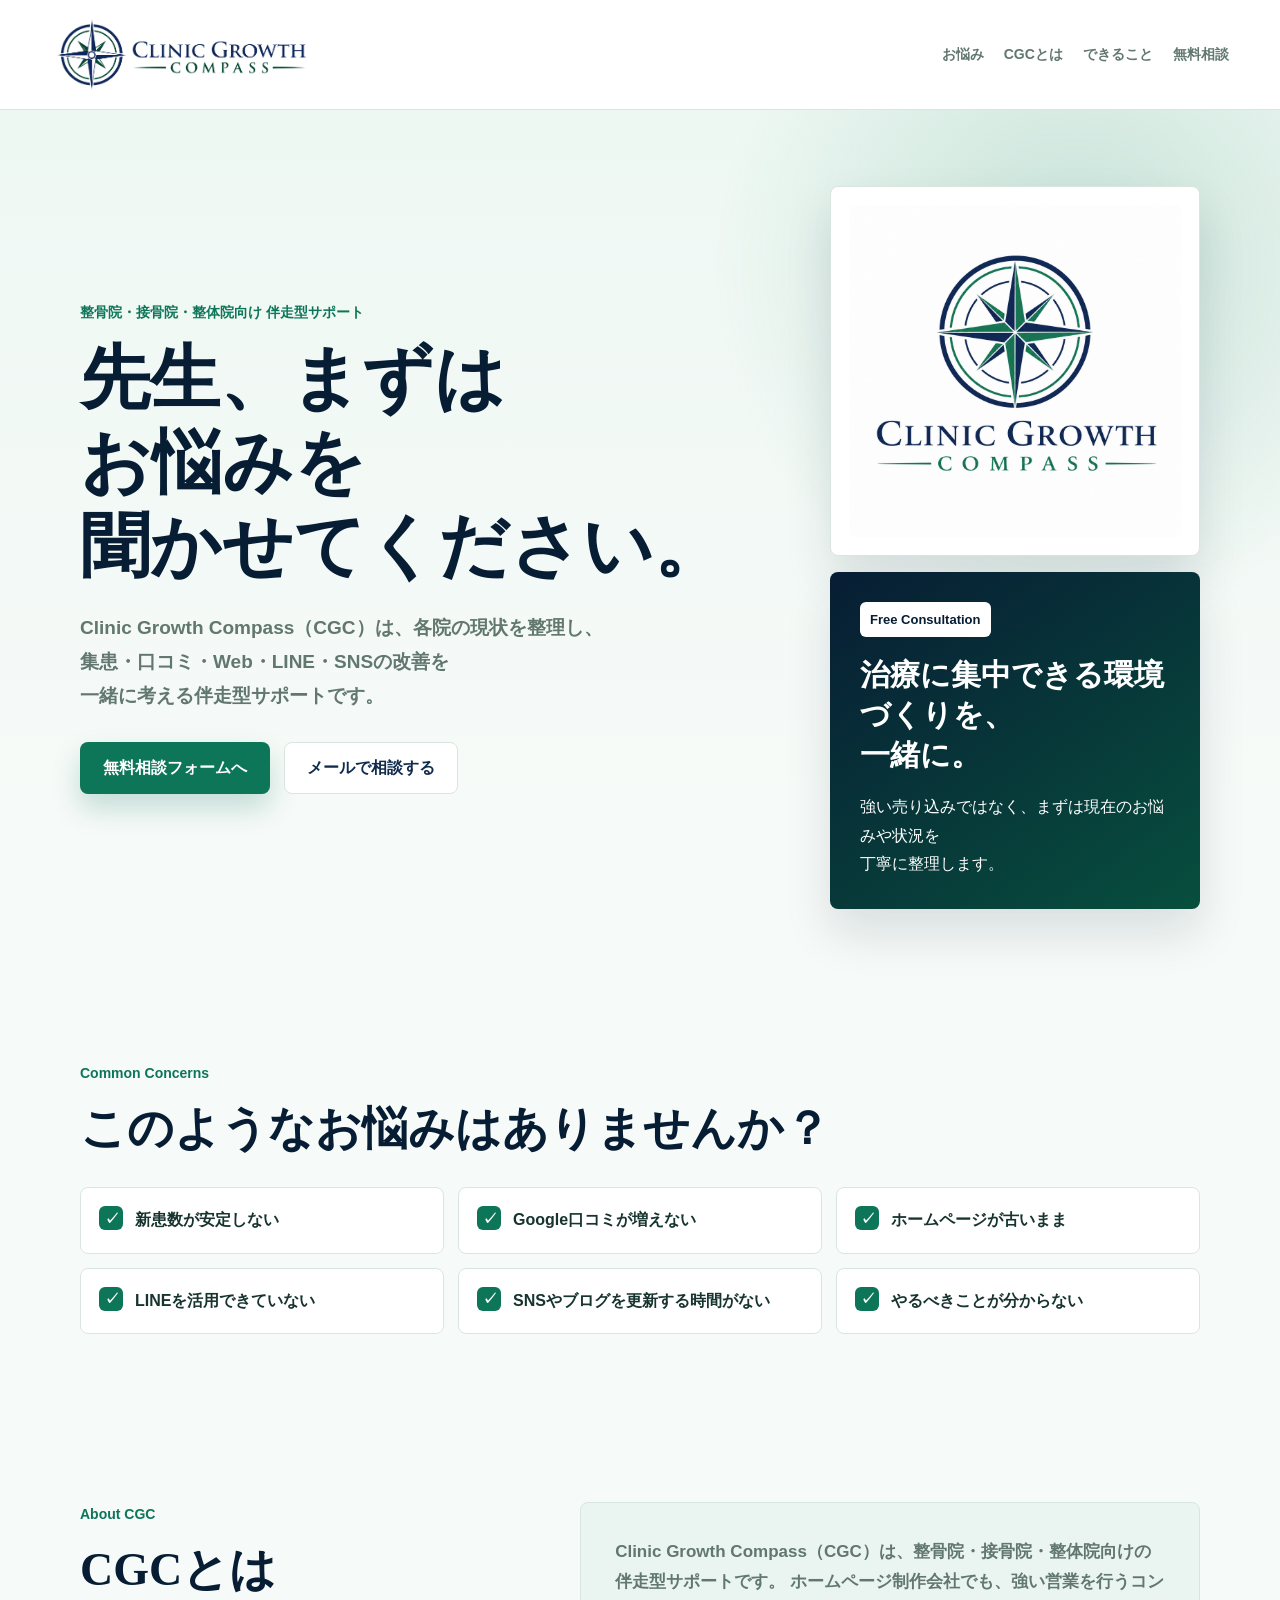
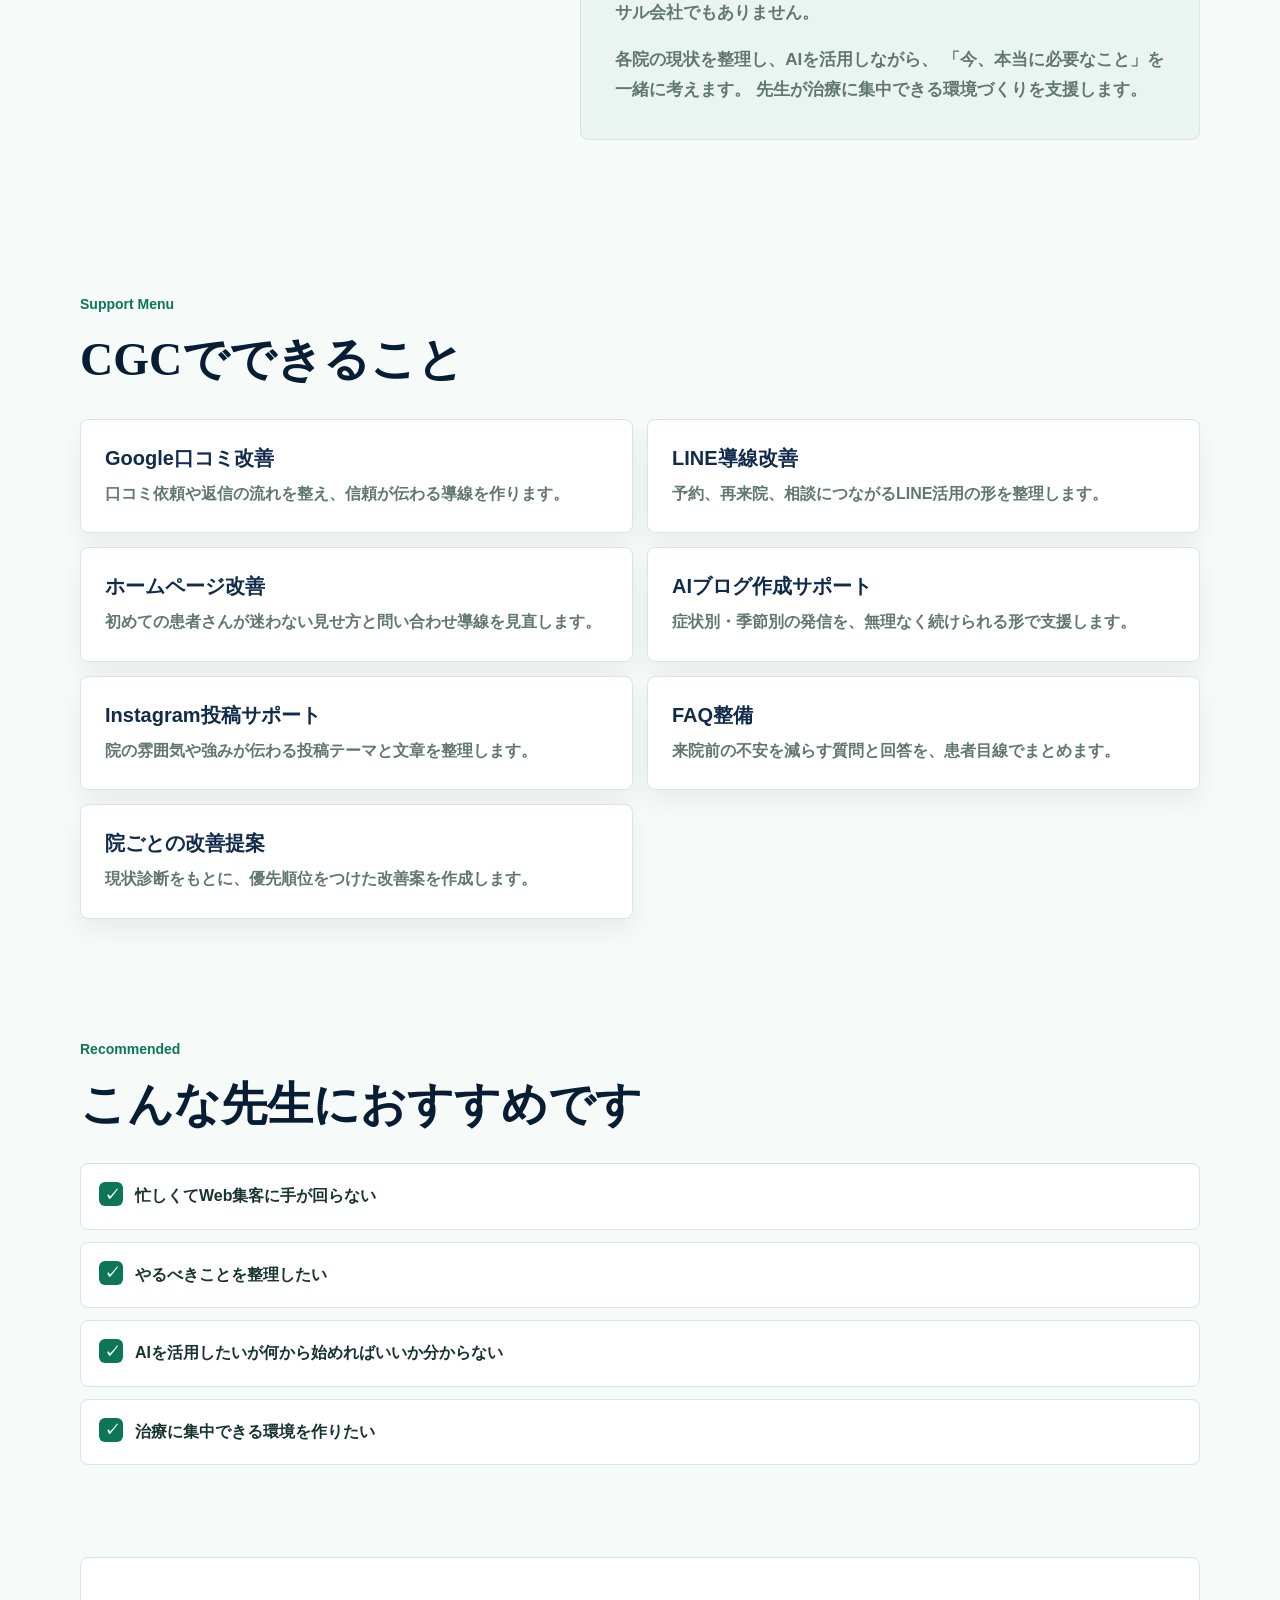
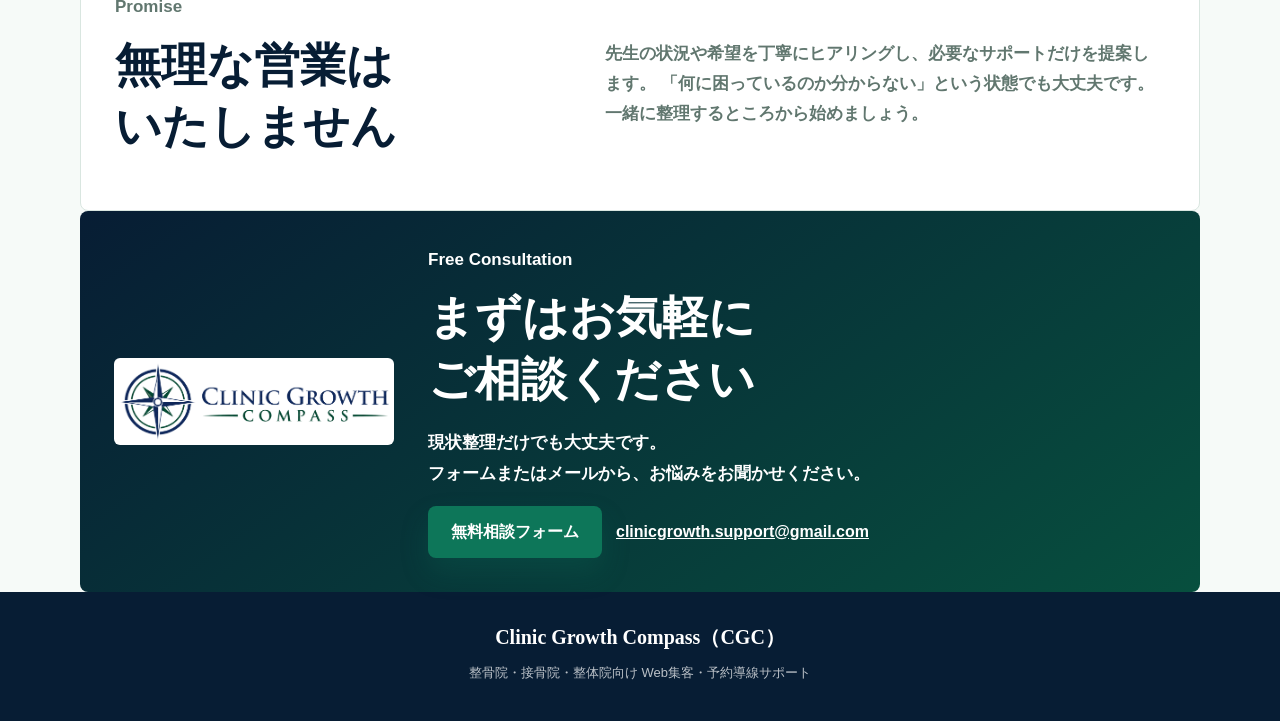
<file: index.html>
﻿<!doctype html>
<html lang="ja">
  <head>
    <meta charset="utf-8">
    <meta name="viewport" content="width=device-width, initial-scale=1">
    <title>Clinic Growth Compass（CGC）｜整骨院・接骨院向けWeb集客サポート</title>
    <meta
      name="description"
      content="Clinic Growth Compass（CGC）は、整骨院・接骨院・整体院向けに、各院の現状整理と、集患・口コミ・Web・LINE・SNSの改善提案を行う伴走型サポートです。"
    >
    <link rel="stylesheet" href="style.css">
  </head>
  <body>
    <header class="site-header">
      <a class="brand" href="#top" aria-label="Clinic Growth Compass">
        <img src="cgc-logo-horizontal-clean.png" alt="Clinic Growth Compass（CGC）">
      </a>
      <nav class="nav" aria-label="ページ内ナビゲーション">
        <a href="#worries">お悩み</a>
        <a href="#about">CGCとは</a>
        <a href="#support">できること</a>
        <a href="#contact">無料相談</a>
      </nav>
    </header>
    <main id="top">
      <section class="hero">
        <div class="hero-inner">
          <div class="hero-copy">
            <p class="eyebrow">整骨院・接骨院・整体院向け 伴走型サポート</p>
            <h1>先生、まずは<br>お悩みを<br>聞かせてください。</h1>
            <p class="lead">
              Clinic Growth Compass（CGC）は、各院の現状を整理し、<br>
              集患・口コミ・Web・LINE・SNSの改善を<br>
              一緒に考える伴走型サポートです。
            </p>
            <div class="actions">
              <a class="button primary" href="https://docs.google.com/forms/d/e/1FAIpQLScc7PZTXhh4dFIz_z-oCDtLUIY55zp6SCevlQ2JcPEY1ndQZQ/viewform?usp=header" target="_blank" rel="noopener">
                無料相談フォームへ
              </a>
              <a class="button secondary" href="mailto:clinicgrowth.support@gmail.com">
                メールで相談する
              </a>
            </div>
          </div>
          <aside class="hero-panel" aria-label="Clinic Growth Compassの概要">
            <div class="symbol-card">
              <img src="cgc-logo-symbol.png" alt="Clinic Growth Compass ロゴマーク">
            </div>
<div class="message-card">
              <p class="card-label">Free Consultation</p>
              <h2>治療に集中できる環境づくりを、<br>一緒に。</h2>
              <p>
                強い売り込みではなく、まずは現在のお悩みや状況を<br>
                丁寧に整理します。
              </p>
            </div>
          </aside>
        </div>
      </section>
      <section id="worries" class="section">
        <div class="section-heading">
          <p class="eyebrow">Common Concerns</p>
          <h2>このようなお悩みはありませんか？</h2>
        </div>
        <ul class="check-grid">
          <li>新患数が安定しない</li>
          <li>Google口コミが増えない</li>
          <li>ホームページが古いまま</li>
          <li>LINEを活用できていない</li>
          <li>SNSやブログを更新する時間がない</li>
          <li>やるべきことが分からない</li>
        </ul>
      </section>
      <section id="about" class="section about">
        <div class="section-heading">
          <p class="eyebrow">About CGC</p>
          <h2>CGCとは</h2>
        </div>
        <div class="about-card">
          <p>
            Clinic Growth Compass（CGC）は、整骨院・接骨院・整体院向けの伴走型サポートです。
            ホームページ制作会社でも、強い営業を行うコンサル会社でもありません。
          </p>
          <p>
            各院の現状を整理し、AIを活用しながら、
            「今、本当に必要なこと」を一緒に考えます。
            先生が治療に集中できる環境づくりを支援します。
          </p>
        </div>
      </section>
      <section id="support" class="section">
        <div class="section-heading">
          <p class="eyebrow">Support Menu</p>
          <h2>CGCでできること</h2>
        </div>
        <div class="service-grid">
          <article>
            <h3>Google口コミ改善</h3>
            <p>口コミ依頼や返信の流れを整え、信頼が伝わる導線を作ります。</p>
          </article>
          <article>
            <h3>LINE導線改善</h3>
            <p>予約、再来院、相談につながるLINE活用の形を整理します。</p>
          </article>
          <article>
            <h3>ホームページ改善</h3>
            <p>初めての患者さんが迷わない見せ方と問い合わせ導線を見直します。</p>
          </article>
          <article>
            <h3>AIブログ作成サポート</h3>
            <p>症状別・季節別の発信を、無理なく続けられる形で支援します。</p>
          </article>
          <article>
            <h3>Instagram投稿サポート</h3>
            <p>院の雰囲気や強みが伝わる投稿テーマと文章を整理します。</p>
          </article>
          <article>
            <h3>FAQ整備</h3>
            <p>来院前の不安を減らす質問と回答を、患者目線でまとめます。</p>
          </article>
          <article>
            <h3>院ごとの改善提案</h3>
            <p>現状診断をもとに、優先順位をつけた改善案を作成します。</p>
          </article>
        </div>
      </section>
      <section class="section recommend">
        <div class="section-heading">
          <p class="eyebrow">Recommended</p>
          <h2>こんな先生におすすめです</h2>
        </div>
        <ul class="check-list">
          <li>忙しくてWeb集客に手が回らない</li>
          <li>やるべきことを整理したい</li>
          <li>AIを活用したいが何から始めればいいか分からない</li>
          <li>治療に集中できる環境を作りたい</li>
        </ul>
      </section>
      <section class="section promise">
        <div>
          <p class="eyebrow">Promise</p>
          <h2>無理な営業は<br>いたしません</h2>
        </div>
        <p>
          先生の状況や希望を丁寧にヒアリングし、必要なサポートだけを提案します。
          「何に困っているのか分からない」という状態でも大丈夫です。
          一緒に整理するところから始めましょう。
        </p>
      </section>
      <section id="contact" class="section cta">
        <div class="cta-inner">
          <img src="cgc-logo-horizontal-clean.png" alt="Clinic Growth Compass（CGC）" class="cta-logo">
          <div>
            <p class="eyebrow">Free Consultation</p>
            <h2>まずはお気軽に<br>ご相談ください</h2>
            <p>
              現状整理だけでも大丈夫です。<br>
              フォームまたはメールから、お悩みをお聞かせください。
            </p>
            <div class="actions">
              <a class="button primary" href="https://docs.google.com/forms/d/e/1FAIpQLScc7PZTXhh4dFIz_z-oCDtLUIY55zp6SCevlQ2JcPEY1ndQZQ/viewform?usp=header" target="_blank" rel="noopener">
                無料相談フォーム
              </a>
              <a class="mail-link" href="mailto:clinicgrowth.support@gmail.com">clinicgrowth.support@gmail.com</a>
            </div>
          </div>
        </div>
      </section>
    </main>
    <footer class="footer">
      <p>Clinic Growth Compass（CGC）</p>
      <p>整骨院・接骨院・整体院向け Web集客・予約導線サポート</p>
    </footer>
  </body>
</html>
</file>
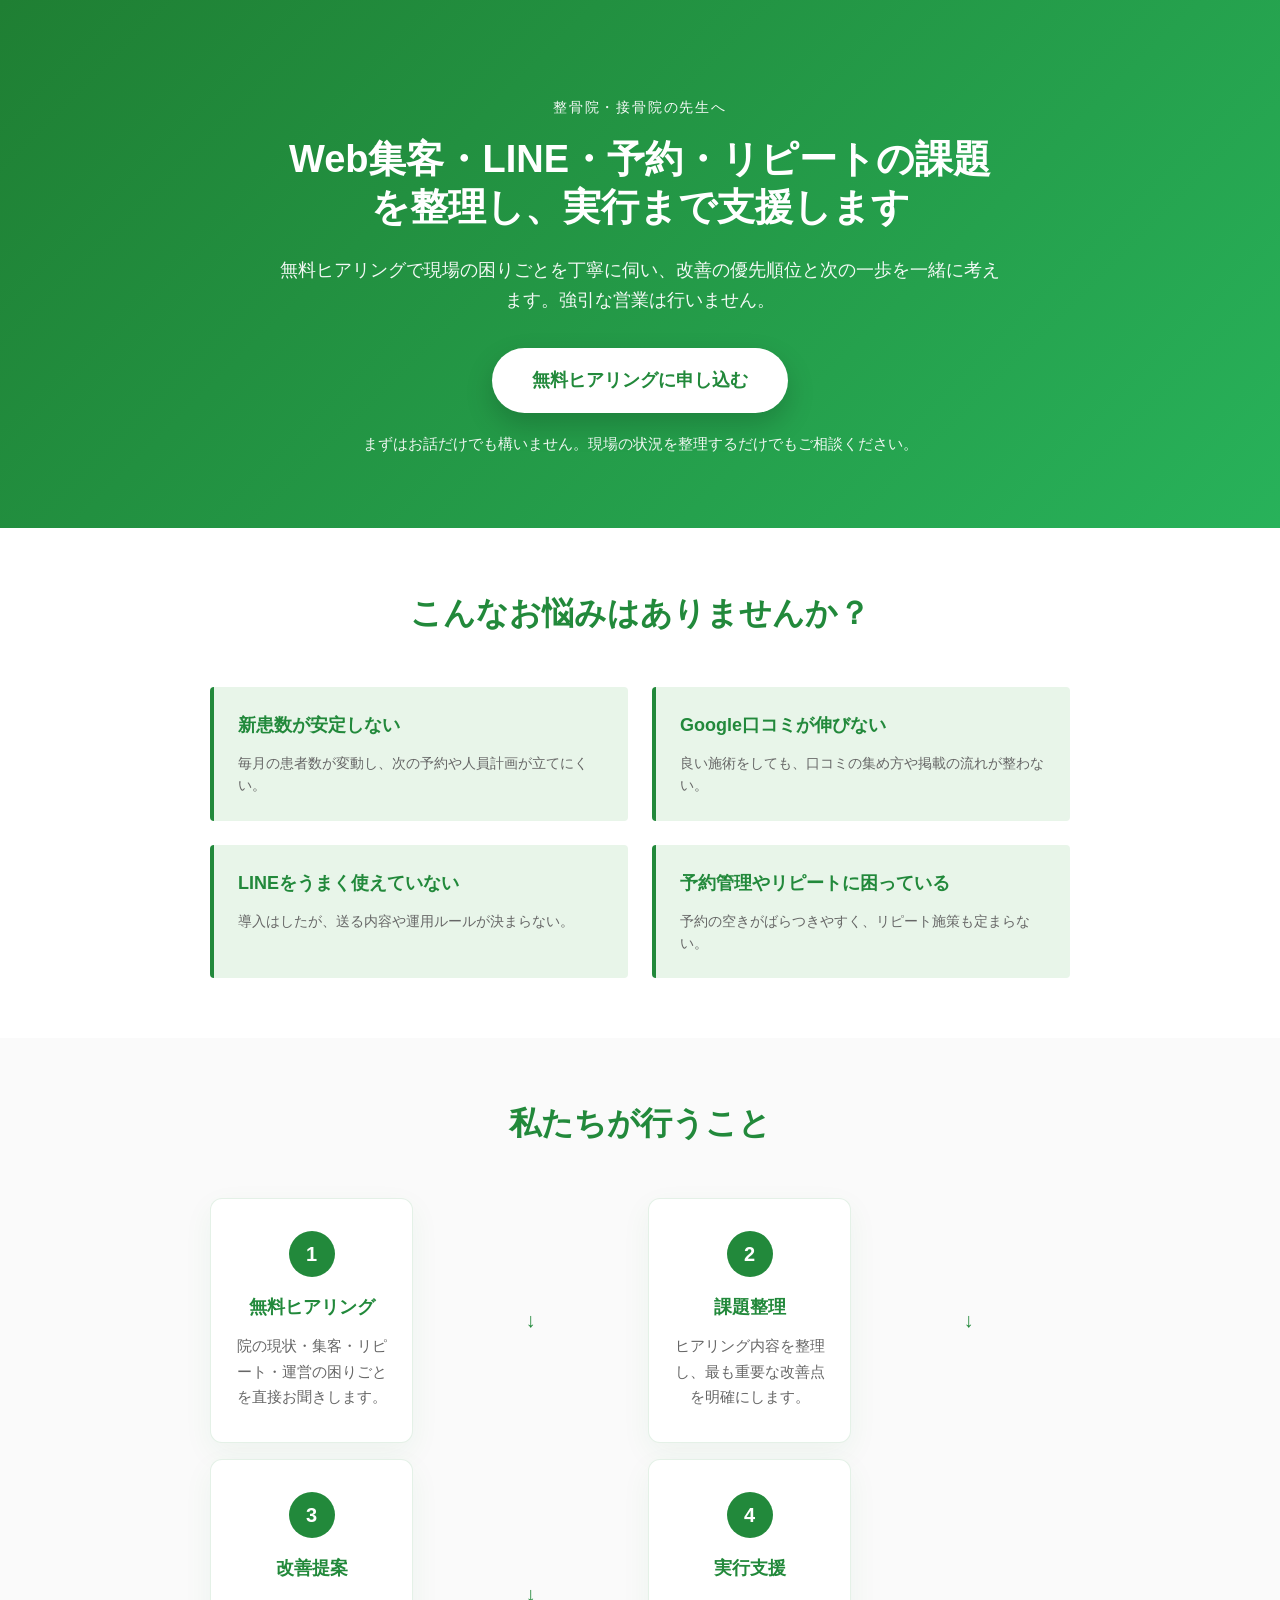
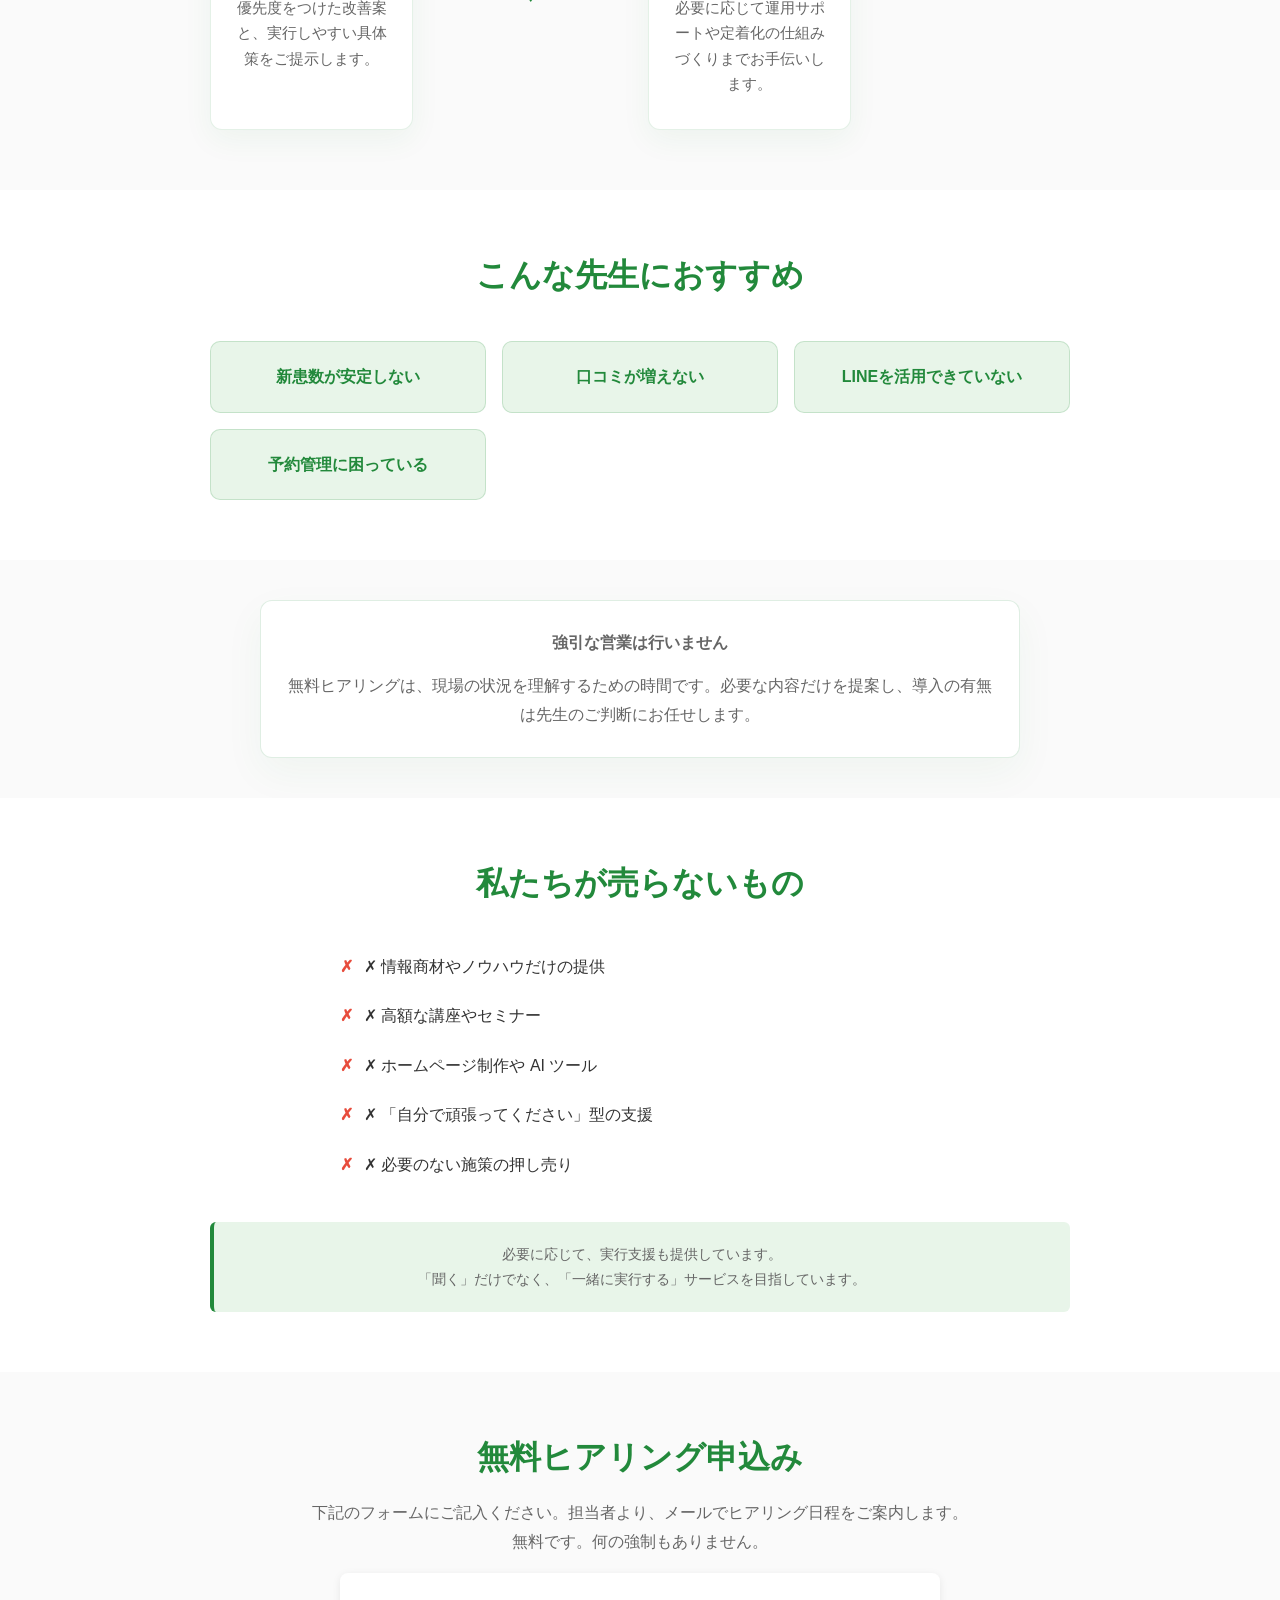
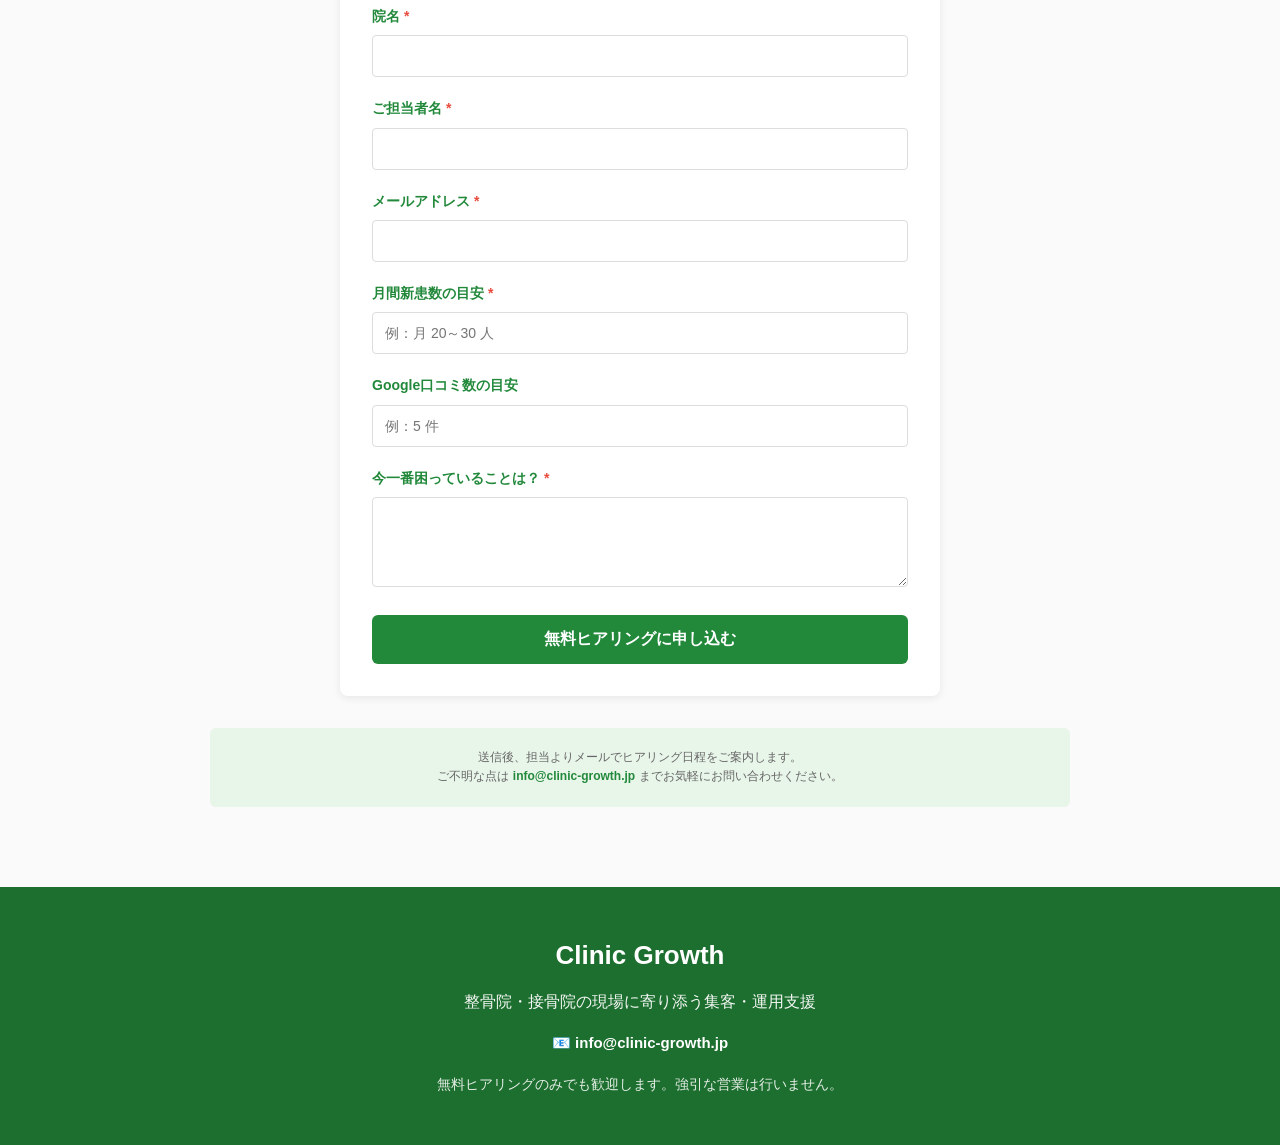
<file: site/index.html>
<!doctype html>
<html lang="ja">
<head>
  <meta charset="utf-8">
  <meta name="viewport" content="width=device-width,initial-scale=1">
  <title>Clinic Growth — 整骨院の集客・リピート・経営改善支援</title>
  <link rel="stylesheet" href="style.css">
</head>
<body>
  <header class="hero">
    <div class="container">
      <div class="hero-content">
        <p class="hero-subtitle">整骨院・接骨院の先生へ</p>
        <h1>Web集客・LINE・予約・リピートの課題を整理し、実行まで支援します</h1>
        <p class="hero-description">無料ヒアリングで現場の困りごとを丁寧に伺い、改善の優先順位と次の一歩を一緒に考えます。強引な営業は行いません。</p>
        <div class="hero-actions">
          <a class="cta-primary" href="#contact">無料ヒアリングに申し込む</a>
        </div>
        <p class="hero-note">まずはお話だけでも構いません。現場の状況を整理するだけでもご相談ください。</p>
      </div>
    </div>
  </header>

  <section class="issues">
    <div class="container">
      <h2>こんなお悩みはありませんか？</h2>
      <div class="issues-grid">
        <div class="issue-card">
          <h3>新患数が安定しない</h3>
          <p>毎月の患者数が変動し、次の予約や人員計画が立てにくい。</p>
        </div>
        <div class="issue-card">
          <h3>Google口コミが伸びない</h3>
          <p>良い施術をしても、口コミの集め方や掲載の流れが整わない。</p>
        </div>
        <div class="issue-card">
          <h3>LINEをうまく使えていない</h3>
          <p>導入はしたが、送る内容や運用ルールが決まらない。</p>
        </div>
        <div class="issue-card">
          <h3>予約管理やリピートに困っている</h3>
          <p>予約の空きがばらつきやすく、リピート施策も定まらない。</p>
        </div>
      </div>
    </div>
  </section>

  <section class="approach">
    <div class="container">
      <h2>私たちが行うこと</h2>
      <div class="approach-steps">
        <div class="step">
          <div class="step-number">1</div>
          <h3>無料ヒアリング</h3>
          <p>院の現状・集客・リピート・運営の困りごとを直接お聞きします。</p>
        </div>
        <div class="step-arrow">↓</div>
        <div class="step">
          <div class="step-number">2</div>
          <h3>課題整理</h3>
          <p>ヒアリング内容を整理し、最も重要な改善点を明確にします。</p>
        </div>
        <div class="step-arrow">↓</div>
        <div class="step">
          <div class="step-number">3</div>
          <h3>改善提案</h3>
          <p>優先度をつけた改善案と、実行しやすい具体策をご提示します。</p>
        </div>
        <div class="step-arrow">↓</div>
        <div class="step">
          <div class="step-number">4</div>
          <h3>実行支援</h3>
          <p>必要に応じて運用サポートや定着化の仕組みづくりまでお手伝いします。</p>
        </div>
      </div>
    </div>
  </section>

  <section class="recommended">
    <div class="container">
      <h2>こんな先生におすすめ</h2>
      <div class="recommended-grid">
        <div class="recommend-card">新患数が安定しない</div>
        <div class="recommend-card">口コミが増えない</div>
        <div class="recommend-card">LINEを活用できていない</div>
        <div class="recommend-card">予約管理に困っている</div>
      </div>
    </div>
  </section>

  <section class="trust">
    <div class="container">
      <div class="trust-card">
        <p class="trust-title">強引な営業は行いません</p>
        <p>無料ヒアリングは、現場の状況を理解するための時間です。必要な内容だけを提案し、導入の有無は先生のご判断にお任せします。</p>
      </div>
    </div>
  </section>

  <section class="what-not">
    <div class="container">
      <h2>私たちが売らないもの</h2>
      <ul class="not-list">
        <li>✗ 情報商材やノウハウだけの提供</li>
        <li>✗ 高額な講座やセミナー</li>
        <li>✗ ホームページ制作や AI ツール</li>
        <li>✗ 「自分で頑張ってください」型の支援</li>
        <li>✗ 必要のない施策の押し売り</li>
      </ul>
      <p class="what-not-note">必要に応じて、実行支援も提供しています。<br>「聞く」だけでなく、「一緒に実行する」サービスを目指しています。</p>
    </div>
  </section>

  <section id="contact" class="contact">
    <div class="container">
      <h2>無料ヒアリング申込み</h2>
      <p class="contact-intro">下記のフォームにご記入ください。担当者より、メールでヒアリング日程をご案内します。<br>無料です。何の強制もありません。</p>
      
      <form id="leadForm" class="contact-form">
        <div class="form-group">
          <label for="clinic">院名 <span class="required">*</span></label>
          <input type="text" id="clinic" name="clinic" required>
        </div>

        <div class="form-group">
          <label for="name">ご担当者名 <span class="required">*</span></label>
          <input type="text" id="name" name="name" required>
        </div>

        <div class="form-group">
          <label for="email">メールアドレス <span class="required">*</span></label>
          <input type="email" id="email" name="email" required>
        </div>

        <div class="form-group">
          <label for="monthly_new">月間新患数の目安 <span class="required">*</span></label>
          <input type="text" id="monthly_new" name="monthly_new" placeholder="例：月 20～30 人" required>
        </div>

        <div class="form-group">
          <label for="google_reviews">Google口コミ数の目安</label>
          <input type="text" id="google_reviews" name="google_reviews" placeholder="例：5 件">
        </div>

        <div class="form-group">
          <label for="concern">今一番困っていることは？ <span class="required">*</span></label>
          <textarea id="concern" name="concern" rows="4" required></textarea>
        </div>

        <button type="submit" class="btn-submit">無料ヒアリングに申し込む</button>
      </form>

      <p class="note">送信後、担当よりメールでヒアリング日程をご案内します。<br>ご不明な点は <strong>info@clinic-growth.jp</strong> までお気軽にお問い合わせください。</p>
    </div>
  </section>

  <footer class="footer">
    <div class="container footer-inner">
      <p class="footer-title">Clinic Growth</p>
      <p class="footer-text">整骨院・接骨院の現場に寄り添う集客・運用支援</p>
      <p class="footer-contact">📧 <strong>info@clinic-growth.jp</strong></p>
      <p class="footer-note">無料ヒアリングのみでも歓迎します。強引な営業は行いません。</p>
    </div>
  </footer>
</body>
</html>
</file>
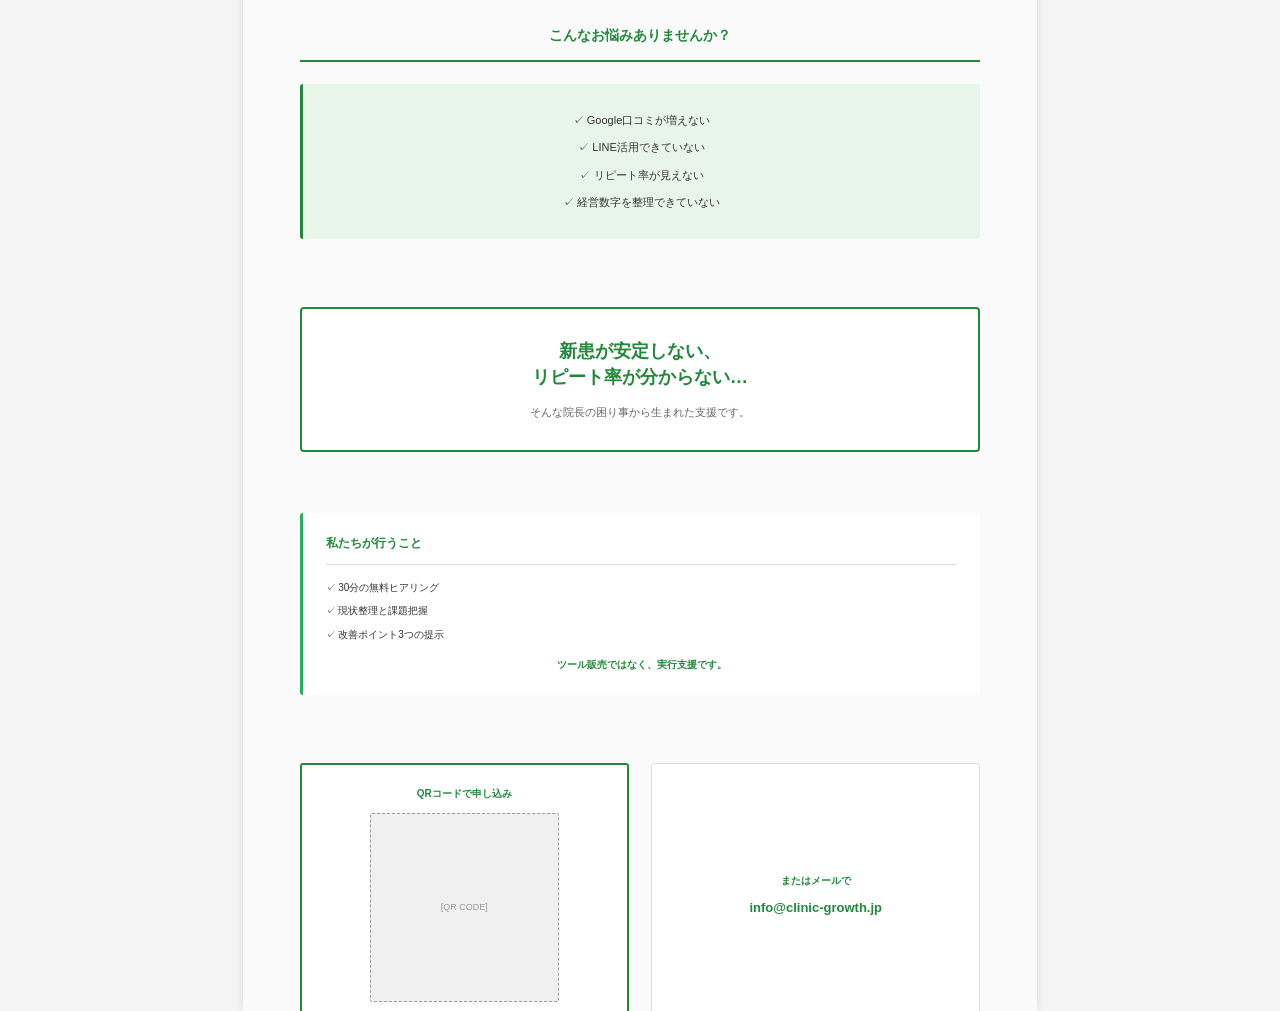
<file: flyer.html>
<!doctype html>
<html lang="ja">
<head>
  <meta charset="utf-8">
  <meta name="viewport" content="width=device-width,initial-scale=1">
  <title>Clinic Growth チラシ</title>
  <link rel="stylesheet" href="flyer.css">
</head>
<body>
  <div class="flyer">
    <!-- Header -->
    <div class="flyer-header">
      <p class="flyer-subtitle">整骨院・接骨院の先生へ</p>
    </div>

    <!-- Main Content -->
    <div class="flyer-main">
      <!-- Problems -->
      <div class="problems-section">
        <h2>こんなお悩みありませんか？</h2>
        <div class="problems-list">
          <p>✓ Google口コミが増えない</p>
          <p>✓ LINE活用できていない</p>
          <p>✓ リピート率が見えない</p>
          <p>✓ 経営数字を整理できていない</p>
        </div>
      </div>

      <!-- Main Message -->
      <div class="main-message">
        <h1>新患が安定しない、<br>リピート率が分からない…</h1>
        <p class="tagline">そんな院長の困り事から生まれた支援です。</p>
      </div>

      <!-- What We Do -->
      <div class="what-we-do">
        <h3>私たちが行うこと</h3>
        <ul>
          <li>✓ 30分の無料ヒアリング</li>
          <li>✓ 現状整理と課題把握</li>
          <li>✓ 改善ポイント3つの提示</li>
        </ul>
        <p class="emphasis">ツール販売ではなく、実行支援です。</p>
      </div>

      <!-- QR Code and Contact -->
      <div class="contact-section">
        <div class="qr-box">
          <p class="qr-label">QRコードで申し込み</p>
          <div class="qr-placeholder">
            [QR CODE]
          </div>
        </div>

        <div class="email-box">
          <p class="email-label">またはメールで</p>
          <p class="email-address">info@clinic-growth.jp</p>
        </div>
      </div>

      <!-- Footer -->
      <div class="flyer-footer">
        <p class="company-name">Clinic Growth</p>
        <p class="company-desc">集客 × リピート × 経営改善<br>現場に寄り添った改善支援</p>
      </div>
    </div>
  </div>
</body>
</html>
</file>
<file: style.css>
:root{--navy:#102b4c;--deep:#071d34;--green:#0d7659;--darkgreen:#074f3e;--bg:#f6faf8;--soft:#eaf5f1;--ink:#17342f;--muted:#61776f;--line:#d9e6e0;--serif:"Yu Mincho","Hiragino Mincho ProN","YuMincho","MS PMincho",serif;--sans:"Yu Gothic","Hiragino Kaku Gothic ProN",Meiryo,sans-serif}
*{box-sizing:border-box}
html{scroll-behavior:smooth}
body{margin:0;color:var(--ink);background:var(--bg);font-family:var(--sans);line-height:1.78}
a{color:inherit}
.site-header{position:sticky;top:0;z-index:10;display:flex;align-items:center;justify-content:space-between;gap:24px;padding:14px clamp(20px,4vw,64px);background:rgba(255,255,255,.94);border-bottom:1px solid var(--line);backdrop-filter:blur(14px)}
.brand{display:inline-flex;width:min(260px,52vw);overflow:hidden;border-radius:6px}
.brand img{display:block;width:100%;height:auto}
.nav{display:flex;gap:20px;color:var(--muted);font-size:14px;font-weight:800;white-space:nowrap}
.nav a{text-decoration:none}.nav a:hover{color:var(--green)}
.hero{background:radial-gradient(circle at 84% 18%,rgba(13,118,89,.18),transparent 28%),linear-gradient(180deg,#eef8f3 0%,var(--bg) 78%)}
.hero-inner,.section{width:min(1120px,calc(100% - 40px));margin:0 auto}
.hero-inner{display:grid;grid-template-columns:minmax(0,1fr) 370px;align-items:center;gap:52px;min-height:700px;padding:76px 0}
.hero-copy{max-width:720px}.eyebrow{margin:0 0 12px;color:var(--green);font-size:14px;font-weight:900}
h1,h2,h3,p,ul{margin-top:0}
h1,h2,.message-card h2,.footer p:first-child{font-family:var(--serif);font-weight:700}
h1{margin-bottom:22px;color:var(--deep);font-size:clamp(44px,5.8vw,70px);line-height:1.2}
h2{margin-bottom:18px;color:var(--deep);font-size:clamp(30px,4vw,46px);line-height:1.34}
h3{margin-bottom:8px;color:var(--navy);font-size:20px;line-height:1.4}
.lead{max-width:660px;margin-bottom:30px;color:var(--muted);font-size:19px;font-weight:700}
.actions{display:flex;flex-wrap:wrap;align-items:center;gap:14px}
.button{display:inline-flex;align-items:center;justify-content:center;min-height:52px;padding:0 22px;border:1px solid transparent;border-radius:8px;font-weight:900;text-decoration:none}
.button.primary{color:#fff;background:var(--green);box-shadow:0 14px 28px rgba(13,118,89,.22)}
.button.secondary{color:var(--navy);background:#fff;border-color:var(--line)}
.hero-panel{display:grid;gap:16px}
.symbol-card,.message-card{border-radius:8px;box-shadow:0 24px 48px rgba(7,29,52,.12)}
.symbol-card{padding:18px;background:#fff;border:1px solid var(--line)}
.symbol-card img{display:block;width:100%;height:auto;border-radius:6px}
.message-card{padding:30px;color:#fff;background:linear-gradient(145deg,var(--deep),var(--darkgreen))}
.card-label{display:inline-block;margin-bottom:18px;padding:6px 10px;color:var(--deep);background:#fff;border-radius:6px;font-size:13px;font-weight:900}
.message-card h2{color:#fff;font-size:30px}.message-card p:last-child{margin-bottom:0}
.section{padding:76px 0}.section-heading{max-width:760px;margin-bottom:28px}
.check-grid,.service-grid{display:grid;grid-template-columns:repeat(3,1fr);gap:14px}
.check-grid,.check-list{padding:0;list-style:none}
.check-grid li,.check-list li{position:relative;padding:18px 18px 18px 54px;background:#fff;border:1px solid var(--line);border-radius:8px;font-weight:900}
.check-grid li:before,.check-list li:before{content:"✓";position:absolute;left:18px;top:18px;display:grid;place-items:center;width:24px;height:24px;color:#fff;background:var(--green);border-radius:6px;font-size:15px;line-height:1}
.about{display:grid;grid-template-columns:.85fr 1.15fr;gap:42px;align-items:start}
.about-card,.promise{padding:34px;background:var(--soft);border:1px solid var(--line);border-radius:8px}
.about-card p,.promise p,.cta p{color:var(--muted);font-size:17px;font-weight:700}
.about-card p:last-child,.promise p:last-child,.cta p:last-child{margin-bottom:0}
.service-grid{grid-template-columns:repeat(2,1fr)}
.service-grid article{padding:24px;background:#fff;border:1px solid var(--line);border-radius:8px;box-shadow:0 12px 26px rgba(7,29,52,.06)}
.service-grid p{margin-bottom:0;color:var(--muted);font-weight:700}
.recommend{padding-top:42px}.check-list{display:grid;gap:12px}
.promise{display:grid;grid-template-columns:.9fr 1.1fr;gap:32px;align-items:center;background:#fff}
.cta{padding:0}.cta-inner{display:grid;grid-template-columns:280px 1fr;gap:34px;align-items:center;padding:34px;background:linear-gradient(145deg,var(--deep),var(--darkgreen));border-radius:8px}
.cta-logo{display:block;width:100%;border-radius:6px}
.cta .eyebrow,.cta h2,.cta p{color:#fff}.mail-link{color:#fff;font-weight:900}
.footer{padding:28px 20px 36px;color:#fff;background:var(--deep);text-align:center}
.footer p{margin:0}.footer p:first-child{font-size:20px}.footer p+p{margin-top:6px;color:rgba(255,255,255,.72);font-size:13px}
@media(max-width:900px){.site-header{align-items:flex-start;flex-direction:column}.nav{width:100%;overflow-x:auto;padding-bottom:2px}.hero-inner,.about,.promise,.cta-inner{grid-template-columns:1fr}.hero-inner{min-height:auto;padding-top:54px}.hero-panel{max-width:430px}.check-grid,.service-grid{grid-template-columns:1fr}.cta-logo{max-width:320px}}
@media(max-width:560px){.hero-inner,.section{width:min(100% - 28px,1120px);padding:58px 0}.brand{width:min(230px,70vw)}.nav{gap:14px;font-size:13px}h1{font-size:42px}h2{font-size:30px}.lead{font-size:17px}.button{width:100%}.about-card,.promise,.message-card,.cta-inner{padding:24px}}
</file>
<file: site/style.css>
:root {
  --primary: #22893b;
  --primary-light: #e8f5e9;
  --primary-dark: #1b6e2f;
  --secondary: #2ecc71;
  --accent: #27ae60;
  --text: #333;
  --text-light: #666;
  --border: #ddd;
  --bg: #fafafa;
  --white: #fff;
}

* {
  margin: 0;
  padding: 0;
  box-sizing: border-box;
}

body {
  font-family: "Segoe UI", "Helvetica Neue", Arial, sans-serif;
  color: var(--text);
  background: var(--bg);
  line-height: 1.6;
}

.container {
  max-width: 900px;
  margin: 0 auto;
  padding: 0 20px;
}

/* ===== HEADER / HERO ===== */
.hero {
  background: linear-gradient(135deg, #1f7f33 0%, #28b25a 100%);
  color: var(--white);
  padding: 96px 20px 72px;
  text-align: center;
}

.hero-content {
  max-width: 760px;
  margin: 0 auto;
  padding: 0 12px;
}

.hero-subtitle {
  font-size: 14px;
  letter-spacing: 1.8px;
  opacity: 0.95;
  margin-bottom: 18px;
  text-transform: uppercase;
}

.hero h1 {
  font-size: 38px;
  max-width: 760px;
  margin: 0 auto 24px;
  font-weight: 800;
  line-height: 1.24;
}

.hero-description {
  font-size: 18px;
  margin-bottom: 32px;
  opacity: 0.95;
  line-height: 1.7;
  max-width: 720px;
  margin-left: auto;
  margin-right: auto;
}

.hero-actions {
  display: flex;
  justify-content: center;
  margin-bottom: 18px;
}

.cta-primary {
  display: inline-flex;
  align-items: center;
  justify-content: center;
  background: var(--white);
  color: var(--primary);
  padding: 18px 40px;
  border-radius: 999px;
  text-decoration: none;
  font-weight: 800;
  font-size: 18px;
  transition: transform 0.3s ease, box-shadow 0.3s ease;
  box-shadow: 0 12px 28px rgba(0, 0, 0, 0.18);
}

.cta-primary:hover {
  transform: translateY(-2px);
  box-shadow: 0 16px 32px rgba(0, 0, 0, 0.22);
}

.hero-note {
  color: rgba(255, 255, 255, 0.92);
  font-size: 15px;
  line-height: 1.7;
  max-width: 720px;
  margin: 0 auto;
}

/* ===== ISSUES SECTION ===== */
.issues {
  padding: 60px 20px;
  background: var(--white);
}

.issues h2 {
  font-size: 32px;
  color: var(--primary);
  text-align: center;
  margin-bottom: 48px;
  font-weight: 700;
}

.issues-grid {
  display: grid;
  grid-template-columns: repeat(auto-fit, minmax(280px, 1fr));
  gap: 24px;
}

.issue-card {
  background: var(--primary-light);
  border-left: 4px solid var(--primary);
  padding: 24px;
  border-radius: 4px;
  transition: all 0.3s ease;
}

.issue-card:hover {
  box-shadow: 0 4px 12px rgba(34, 137, 59, 0.1);
  transform: translateY(-4px);
}

.issue-card h3 {
  color: var(--primary);
  font-size: 18px;
  margin-bottom: 12px;
  font-weight: 600;
}

.issue-card p {
  color: var(--text-light);
  font-size: 14px;
  line-height: 1.6;
}

/* ===== APPROACH SECTION ===== */
.approach {
  padding: 60px 20px;
  background: var(--bg);
}

.approach h2 {
  font-size: 32px;
  color: var(--primary);
  text-align: center;
  margin-bottom: 48px;
  font-weight: 700;
}

.approach-steps {
  display: grid;
  grid-template-columns: repeat(4, minmax(0, 1fr));
  gap: 16px;
  align-items: stretch;
}

.step {
  background: var(--white);
  padding: 32px 24px;
  border-radius: 12px;
  border: 1px solid rgba(34, 137, 59, 0.12);
  box-shadow: 0 10px 30px rgba(34, 137, 59, 0.06);
  text-align: center;
  transition: transform 0.3s ease, box-shadow 0.3s ease;
}

.step:hover {
  transform: translateY(-6px);
  box-shadow: 0 14px 34px rgba(34, 137, 59, 0.12);
}

.step-number {
  display: inline-flex;
  align-items: center;
  justify-content: center;
  width: 46px;
  height: 46px;
  background: var(--primary);
  color: var(--white);
  border-radius: 50%;
  font-size: 20px;
  font-weight: 700;
  margin-bottom: 16px;
}

.step h3 {
  color: var(--primary);
  font-size: 18px;
  margin-bottom: 12px;
  font-weight: 700;
}

.step p {
  color: var(--text-light);
  font-size: 15px;
  line-height: 1.7;
}

.step-arrow {
  display: flex;
  align-items: center;
  justify-content: center;
  color: var(--primary);
  font-size: 20px;
  font-weight: 700;
}

.recommended {
  padding: 60px 20px;
  background: var(--white);
}

.recommended h2 {
  font-size: 32px;
  color: var(--primary);
  text-align: center;
  margin-bottom: 40px;
  font-weight: 700;
}

.recommended-grid {
  display: grid;
  grid-template-columns: repeat(auto-fit, minmax(220px, 1fr));
  gap: 16px;
}

.recommend-card {
  background: var(--primary-light);
  color: var(--primary);
  border: 1px solid rgba(34, 137, 59, 0.18);
  padding: 22px;
  border-radius: 10px;
  font-size: 16px;
  font-weight: 700;
  text-align: center;
}

.trust {
  padding: 40px 20px;
  background: var(--bg);
}

.trust-card {
  max-width: 760px;
  margin: 0 auto;
  padding: 28px 24px;
  border-radius: 12px;
  background: var(--white);
  border: 1px solid rgba(34, 137, 59, 0.14);
  box-shadow: 0 15px 40px rgba(34, 137, 59, 0.05);
  text-align: center;
}

.trust-title {
  color: var(--primary);
  font-size: 22px;
  font-weight: 700;
  margin-bottom: 14px;
}

.trust-card p {
  color: var(--text-light);
  font-size: 16px;
  line-height: 1.8;
}

.what-not {
  padding: 60px 20px;
  background: var(--white);
}

.what-not h2 {
  font-size: 32px;
  color: var(--primary);
  text-align: center;
  margin-bottom: 32px;
  font-weight: 700;
}

.not-list {
  max-width: 600px;
  margin: 0 auto 32px;
  list-style: none;
}

.not-list li {
  padding: 12px 0;
  padding-left: 24px;
  font-size: 16px;
  color: var(--text);
  position: relative;
}

.not-list li:before {
  content: "✗";
  position: absolute;
  left: 0;
  color: #e74c3c;
  font-weight: 700;
}

.what-not-note {
  text-align: center;
  color: var(--text-light);
  font-size: 14px;
  line-height: 1.8;
  background: var(--primary-light);
  padding: 20px;
  border-radius: 6px;
  border-left: 4px solid var(--primary);
}

/* ===== WHAT NOT SECTION ===== */
/* ===== CONTACT SECTION ===== */
.contact {
  padding: 60px 20px 80px;
  background: var(--bg);
}

.contact h2 {
  font-size: 32px;
  color: var(--primary);
  text-align: center;
  margin-bottom: 16px;
  font-weight: 700;
}

.contact-intro {
  text-align: center;
  color: var(--text-light);
  font-size: 16px;
  margin-bottom: 36px;
  line-height: 1.8;
  max-width: 720px;
  margin: 0 auto 16px;
}

.contact-form {
  max-width: 600px;
  margin: 0 auto 32px;
  background: var(--white);
  padding: 32px;
  border-radius: 8px;
  box-shadow: 0 2px 8px rgba(0, 0, 0, 0.08);
}

.form-group {
  margin-bottom: 20px;
  display: flex;
  flex-direction: column;
}

.form-group label {
  font-weight: 600;
  color: var(--primary);
  margin-bottom: 8px;
  font-size: 14px;
}

.required {
  color: #e74c3c;
}

.form-group input,
.form-group textarea {
  padding: 12px;
  border: 1px solid var(--border);
  border-radius: 4px;
  font-size: 14px;
  font-family: inherit;
  transition: border-color 0.3s ease;
}

.form-group input:focus,
.form-group textarea:focus {
  outline: none;
  border-color: var(--primary);
  box-shadow: 0 0 0 3px rgba(34, 137, 59, 0.1);
}

.btn-submit {
  background: var(--primary);
  color: var(--white);
  padding: 14px 32px;
  border: none;
  border-radius: 6px;
  font-size: 16px;
  font-weight: 700;
  cursor: pointer;
  transition: all 0.3s ease;
  width: 100%;
  margin-top: 8px;
}

.btn-submit:hover {
  background: var(--primary-dark);
  box-shadow: 0 4px 12px rgba(34, 137, 59, 0.3);
}

.note {
  text-align: center;
  color: var(--text-light);
  font-size: 12px;
  line-height: 1.6;
  padding: 20px;
  background: var(--primary-light);
  border-radius: 6px;
}

.note strong {
  color: var(--primary);
}

/* ===== FOOTER ===== */
.footer {
  background: #1d6f2f;
  color: var(--white);
  padding: 48px 20px;
  text-align: center;
}

.footer-inner {
  max-width: 760px;
  margin: 0 auto;
}

.footer-title {
  font-size: 26px;
  font-weight: 800;
  margin-bottom: 12px;
}

.footer-text {
  font-size: 16px;
  line-height: 1.8;
  margin-bottom: 14px;
  opacity: 0.95;
}

.footer-contact {
  font-size: 15px;
  margin-top: 14px;
  font-weight: 700;
}

.footer-note {
  margin-top: 18px;
  font-size: 14px;
  color: rgba(255, 255, 255, 0.88);
  line-height: 1.7;
}

/* ===== RESPONSIVE ===== */
@media (max-width: 768px) {
  .hero {
    padding: 56px 20px 50px;
  }

  .hero h1 {
    font-size: 28px;
  }

  .hero-description,
  .hero-note {
    font-size: 16px;
  }

  .cta-primary {
    width: 100%;
    padding: 18px 24px;
  }

  .issues h2,
  .approach h2,
  .recommended h2,
  .what-not h2,
  .contact h2 {
    font-size: 26px;
  }

  .issues-grid,
  .approach-steps,
  .recommended-grid {
    gap: 16px;
  }

  .approach-steps {
    grid-template-columns: 1fr;
  }

  .step {
    padding: 24px 18px;
  }

  .step-arrow {
    display: none;
  }

  .contact-form {
    padding: 24px;
  }
}
</file>
<file: flyer.css>
* {
  margin: 0;
  padding: 0;
  box-sizing: border-box;
}

html, body {
  width: 100%;
  height: 100%;
  padding: 0;
  margin: 0;
}

body {
  background: #f5f5f5;
  font-family: "MS Gothic", "Yu Gothic", "Hiragino Sans", sans-serif;
  display: flex;
  align-items: center;
  justify-content: center;
  padding: 20px;
}

/* ===== A4 FLYER ===== */
.flyer {
  /* A4サイズ 210mm × 297mm */
  width: 210mm;
  height: 297mm;
  background: #fff;
  box-shadow: 0 0 10px rgba(0, 0, 0, 0.1);
  display: flex;
  flex-direction: column;
  overflow: hidden;
}

/* ===== HEADER ===== */
.flyer-header {
  background: #22893b;
  color: #fff;
  padding: 10mm 15mm;
  text-align: center;
  border-bottom: 3px solid #27ae60;
}

.flyer-subtitle {
  font-size: 10px;
  letter-spacing: 1.5px;
  margin: 0;
  opacity: 0.9;
}

/* ===== MAIN CONTENT ===== */
.flyer-main {
  flex: 1;
  display: flex;
  flex-direction: column;
  padding: 12mm 15mm;
  background: #fafafa;
}

/* Problems Section */
.problems-section {
  text-align: center;
  margin-bottom: 10mm;
}

.problems-section h2 {
  color: #22893b;
  font-size: 14px;
  font-weight: 700;
  margin-bottom: 6mm;
  border-bottom: 2px solid #22893b;
  padding-bottom: 4mm;
}

.problems-list {
  background: #e8f5e9;
  padding: 5mm 6mm;
  border-radius: 3px;
  border-left: 3px solid #22893b;
}

.problems-list p {
  font-size: 11px;
  color: #333;
  line-height: 1.8;
  margin: 2mm 0;
}

/* Main Message */
.main-message {
  text-align: center;
  margin: 8mm 0;
  padding: 8mm;
  background: #fff;
  border: 2px solid #22893b;
  border-radius: 4px;
}

.main-message h1 {
  color: #22893b;
  font-size: 18px;
  font-weight: 700;
  line-height: 1.4;
  margin-bottom: 4mm;
}

.tagline {
  color: #666;
  font-size: 11px;
  margin: 0;
}

/* What We Do */
.what-we-do {
  margin: 8mm 0;
  background: #fff;
  padding: 6mm;
  border-radius: 3px;
  border-left: 3px solid #27ae60;
}

.what-we-do h3 {
  color: #22893b;
  font-size: 12px;
  font-weight: 700;
  margin-bottom: 4mm;
  border-bottom: 1px solid #e0e0e0;
  padding-bottom: 3mm;
}

.what-we-do ul {
  list-style: none;
  margin-bottom: 4mm;
}

.what-we-do li {
  font-size: 10px;
  color: #333;
  line-height: 1.6;
  margin: 2mm 0;
}

.emphasis {
  font-size: 10px;
  color: #22893b;
  font-weight: 600;
  margin: 0;
  text-align: center;
}

/* Contact Section */
.contact-section {
  display: grid;
  grid-template-columns: 1fr 1fr;
  gap: 6mm;
  margin: 10mm 0;
  flex-grow: 1;
}

.qr-box, .email-box {
  background: #fff;
  padding: 6mm;
  border-radius: 3px;
  border: 1px solid #ddd;
  display: flex;
  flex-direction: column;
  justify-content: center;
  align-items: center;
  text-align: center;
}

.qr-box {
  border: 2px solid #22893b;
}

.qr-label,
.email-label {
  font-size: 10px;
  color: #22893b;
  font-weight: 700;
  margin-bottom: 3mm;
  margin: 0 0 3mm 0;
}

.qr-placeholder {
  width: 50mm;
  height: 50mm;
  background: #f0f0f0;
  border: 1px dashed #999;
  display: flex;
  align-items: center;
  justify-content: center;
  font-size: 9px;
  color: #999;
  border-radius: 2px;
}

.email-address {
  font-size: 13px;
  color: #22893b;
  font-weight: 700;
  margin: 0;
  word-break: break-all;
}

/* Footer */
.flyer-footer {
  text-align: center;
  padding-top: 6mm;
  border-top: 1px solid #e0e0e0;
  flex-shrink: 0;
}

.company-name {
  font-size: 14px;
  color: #22893b;
  font-weight: 700;
  margin-bottom: 2mm;
  margin: 0 0 2mm 0;
}

.company-desc {
  font-size: 9px;
  color: #666;
  line-height: 1.5;
  margin: 0;
}

/* ===== PRINT STYLES ===== */
@media print {
  body {
    background: none;
    padding: 0;
  }

  .flyer {
    width: 210mm;
    height: 297mm;
    box-shadow: none;
    margin: 0;
    padding: 0;
  }
}

/* ===== RESPONSIVE FOR SCREEN PREVIEW ===== */
@media (max-width: 800px) {
  .flyer {
    width: 100%;
    max-width: 400px;
    height: auto;
    aspect-ratio: 210 / 297;
  }

  body {
    padding: 10px;
  }

  .flyer-header {
    padding: 8mm 10mm;
  }

  .flyer-main {
    padding: 8mm 10mm;
  }

  .main-message h1 {
    font-size: 14px;
  }

  .contact-section {
    grid-template-columns: 1fr;
  }

  .qr-placeholder {
    width: 40mm;
    height: 40mm;
  }
}
</file>
